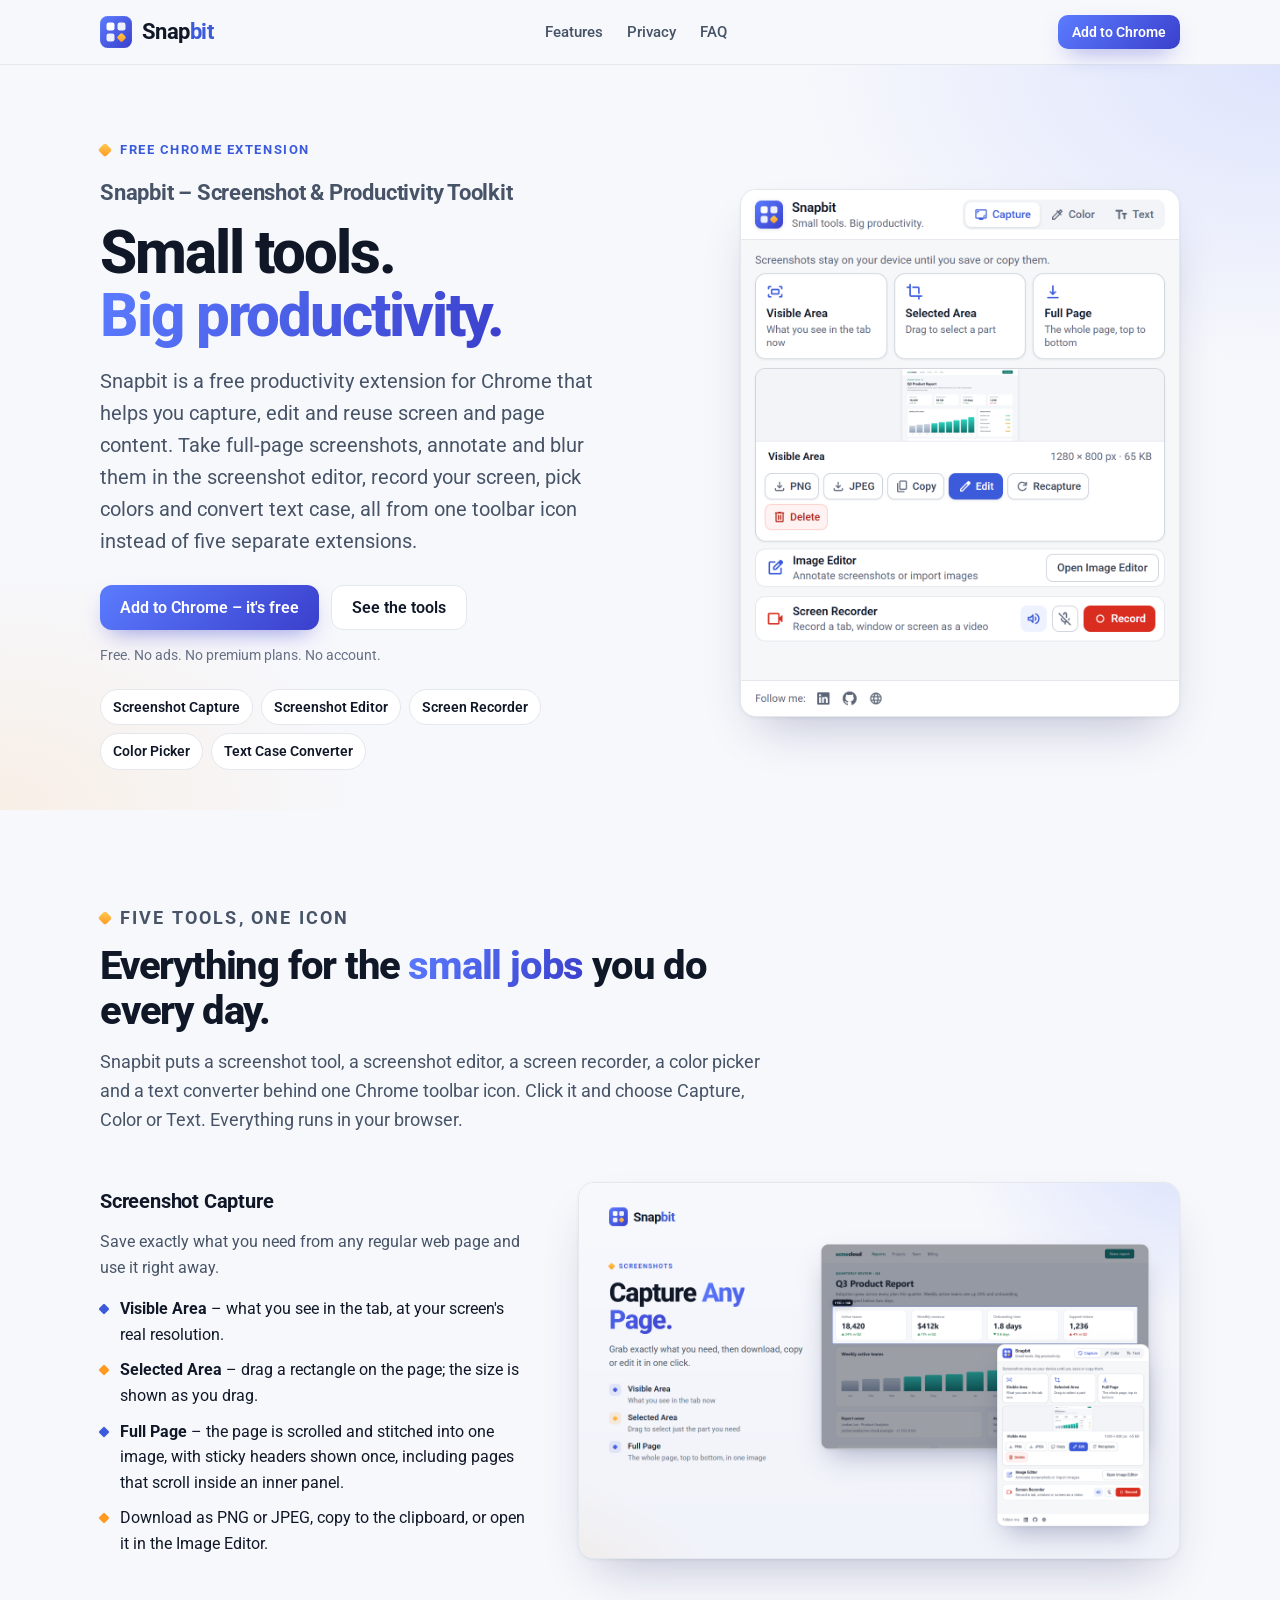
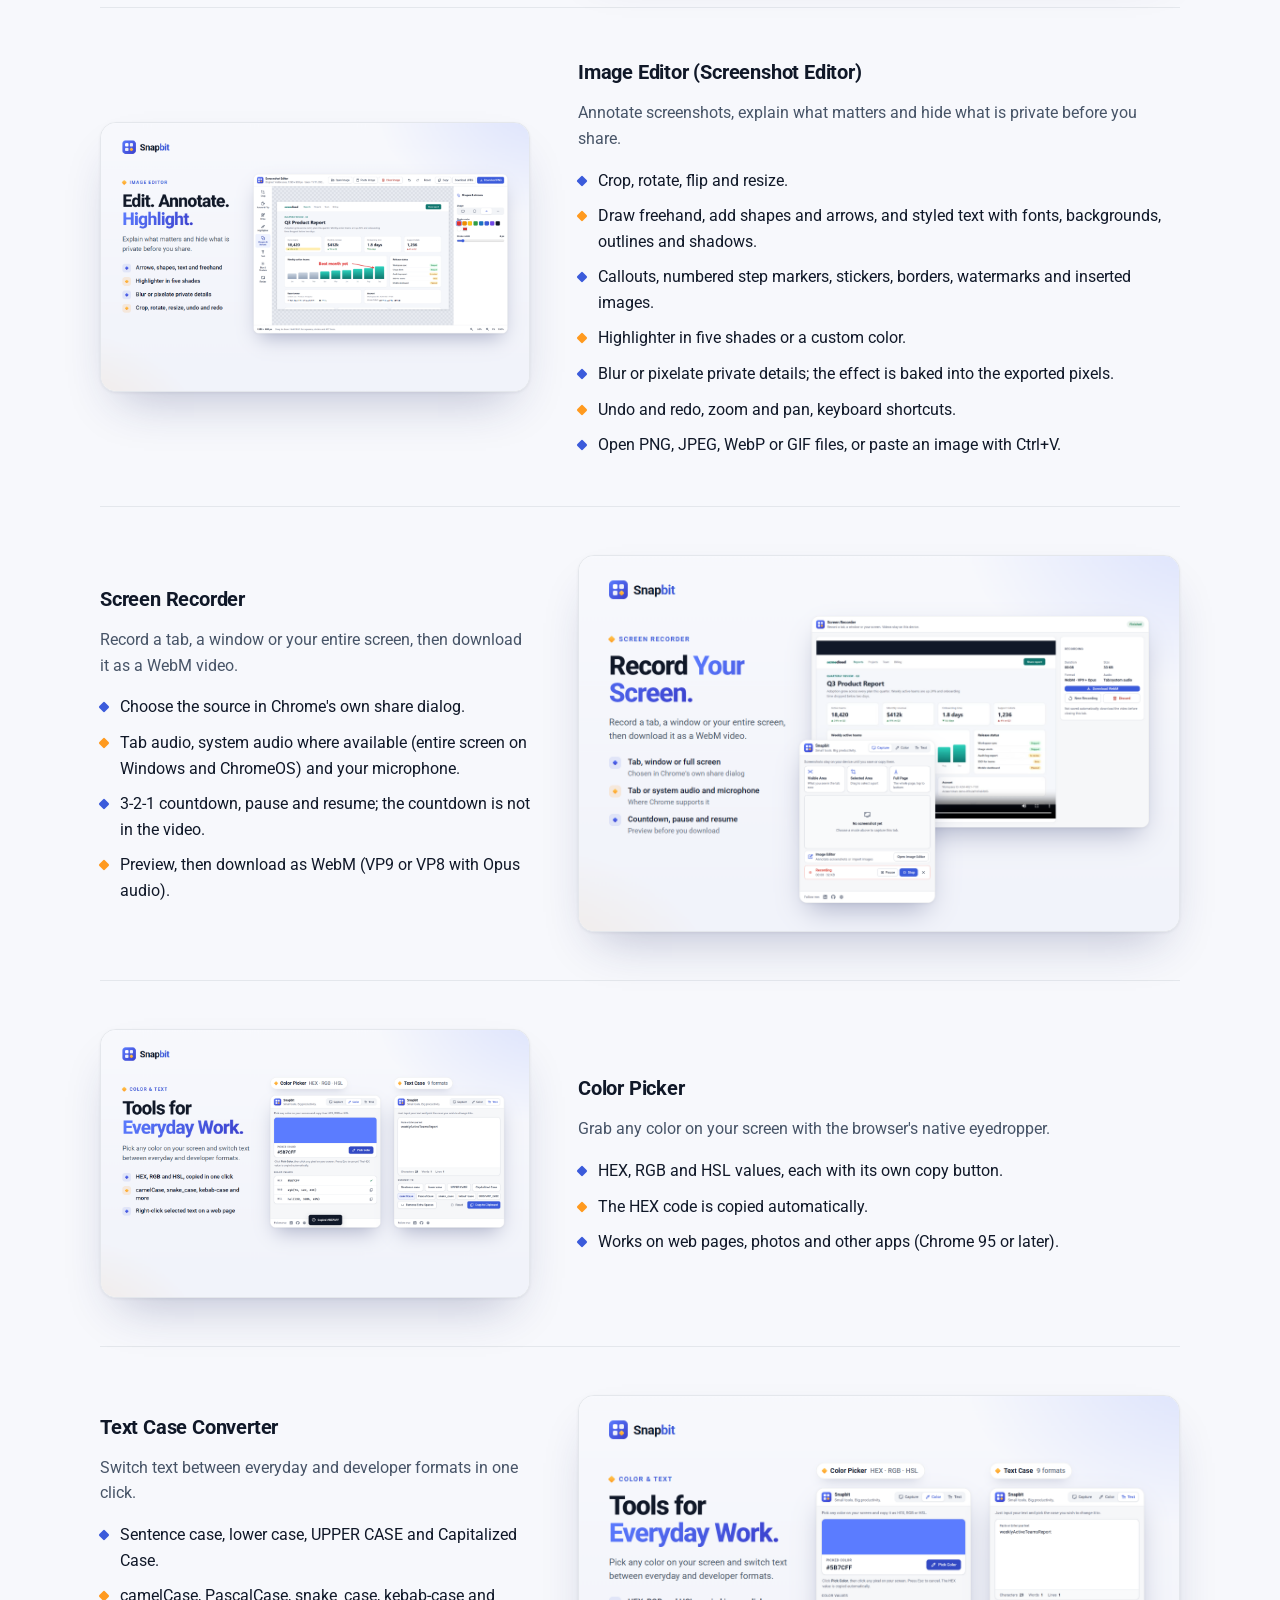
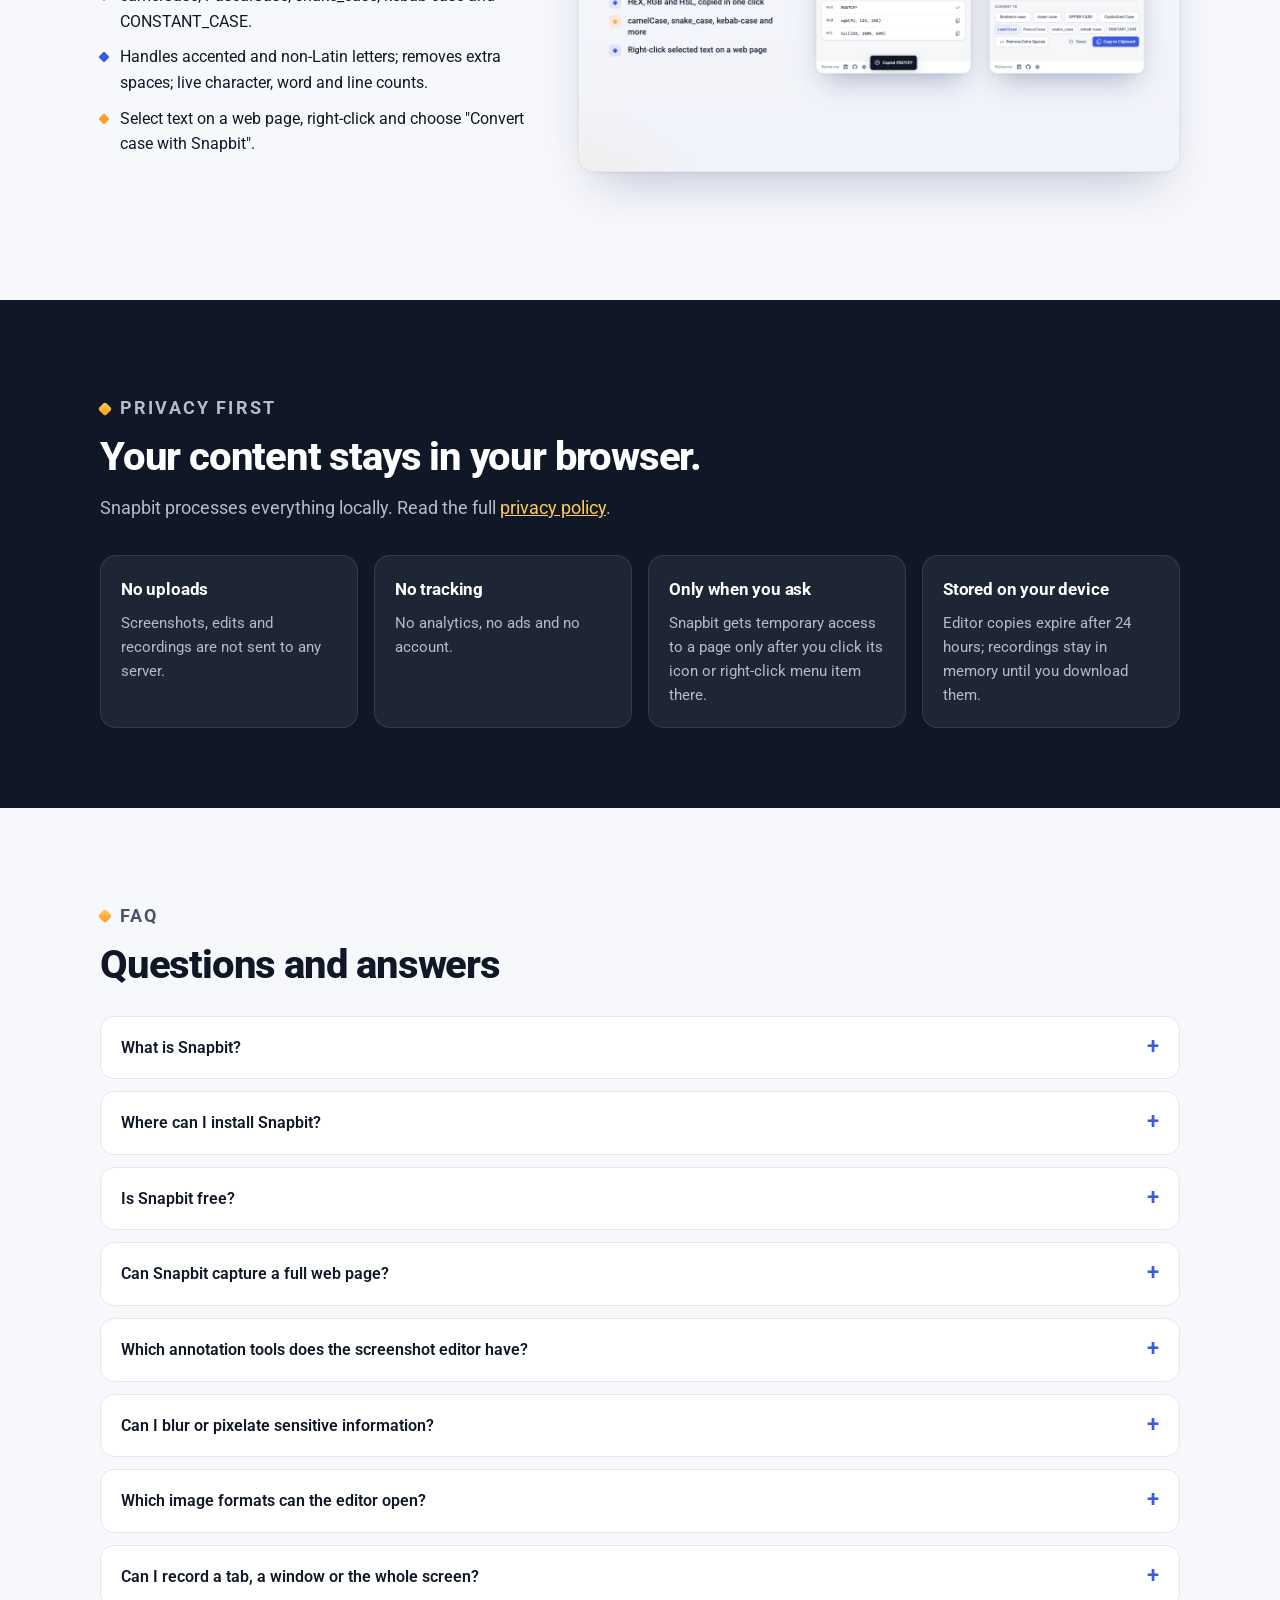
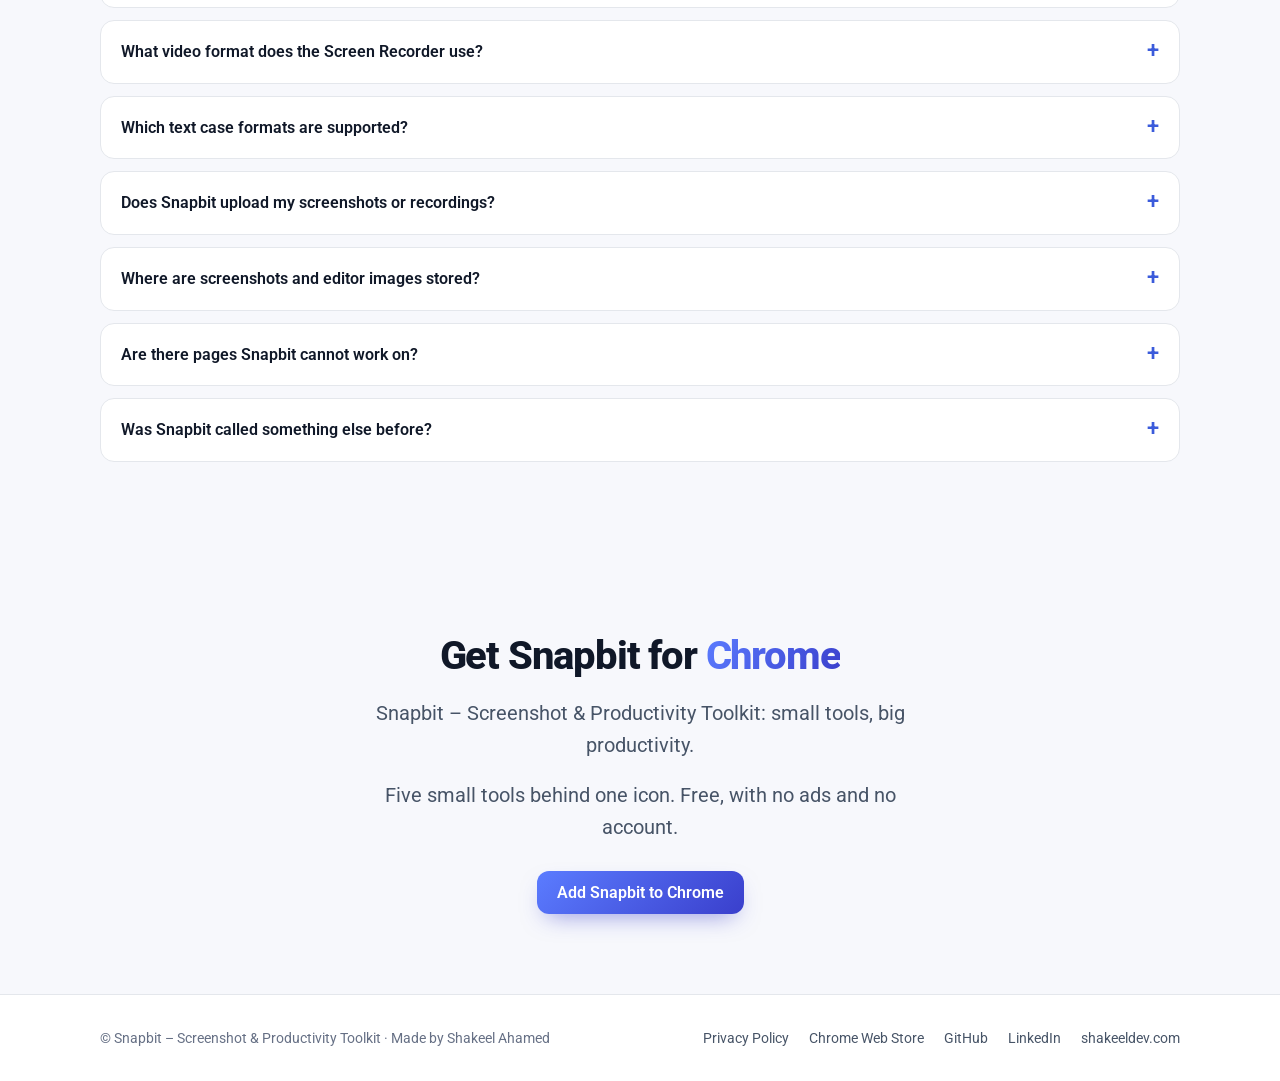
<file: index.html>
<!doctype html>
<html lang="en">
<head>
<meta charset="utf-8">
<meta name="viewport" content="width=device-width, initial-scale=1">
<title>Snapbit – Screenshot &amp; Productivity Toolkit | Free Chrome Extension</title>
<meta name="description" content="Snapbit – Screenshot &amp; Productivity Toolkit is a free Chrome extension for full-page screenshots, a screenshot editor, screen recording, a color picker and text case conversion.">
<link rel="canonical" href="https://sakmbd.github.io/snapbit-site/">
<link rel="icon" href="favicon.svg" type="image/svg+xml">
<link rel="icon" href="favicon-32.png" sizes="32x32" type="image/png">
<link rel="apple-touch-icon" href="apple-touch-icon.png">
<meta name="theme-color" content="#3b5bdb">
<meta property="og:type" content="website">
<meta property="og:site_name" content="Snapbit">
<meta property="og:title" content="Snapbit – Screenshot &amp; Productivity Toolkit">
<meta property="og:description" content="Small tools. Big productivity. Screenshots, a screenshot editor, a screen recorder, a color picker and a text case converter in one free Chrome extension.">
<meta property="og:locale" content="en_US">
<meta property="og:url" content="https://sakmbd.github.io/snapbit-site/">
<meta property="og:image" content="https://sakmbd.github.io/snapbit-site/assets/img/01-snapbit-overview.png">
<meta property="og:image:width" content="1280">
<meta property="og:image:height" content="800">
<meta property="og:image:alt" content="Snapbit popup showing the Capture, Color and Text tools">
<meta name="twitter:card" content="summary_large_image">
<meta name="twitter:title" content="Snapbit – Screenshot &amp; Productivity Toolkit">
<meta name="twitter:description" content="Small tools. Big productivity. Screenshots, a screenshot editor, a screen recorder, a color picker and a text case converter in one free Chrome extension.">
<meta name="twitter:image" content="https://sakmbd.github.io/snapbit-site/assets/img/01-snapbit-overview.png">
<meta name="twitter:image:alt" content="Snapbit popup showing the Capture, Color and Text tools">
<meta name="application-name" content="Snapbit">
<link rel="preload" href="assets/fonts/roboto-latin.woff2" as="font" type="font/woff2" crossorigin>
<link rel="stylesheet" href="assets/site.css">
<script type="application/ld+json">
{
  "@context": "https://schema.org",
  "@graph": [
    {
      "@type": "WebSite",
      "@id": "https://sakmbd.github.io/snapbit-site/#website",
      "name": "Snapbit – Screenshot & Productivity Toolkit",
      "alternateName": "Snapbit",
      "url": "https://sakmbd.github.io/snapbit-site/",
      "inLanguage": "en",
      "description": "Official website of Snapbit – Screenshot & Productivity Toolkit, a free Chrome extension.",
      "publisher": { "@id": "https://sakmbd.github.io/snapbit-site/#author" }
    },
    {
      "@type": "SoftwareApplication",
      "@id": "https://sakmbd.github.io/snapbit-site/#app",
      "name": "Snapbit – Screenshot & Productivity Toolkit",
      "alternateName": ["Snapbit", "Snapbit Chrome Extension"],
      "description": "A free Chrome extension that helps you capture, edit and reuse screen and page content: visible-area, selected-area and full-page screenshots, a screenshot editor with annotation, highlight and blur tools, a screen recorder, a color picker and a text case converter.",
      "applicationCategory": "ProductivityApplication",
      "applicationSubCategory": "Browser extension",
      "operatingSystem": "Chrome",
      "browserRequirements": "Requires Google Chrome",
      "softwareVersion": "1.2.1",
      "url": "https://chromewebstore.google.com/detail/jkehbmbghegdemomfhkcbdddpibnjppe",
      "installUrl": "https://chromewebstore.google.com/detail/jkehbmbghegdemomfhkcbdddpibnjppe",
      "image": "https://sakmbd.github.io/snapbit-site/assets/img/01-snapbit-overview.png",
      "screenshot": "https://sakmbd.github.io/snapbit-site/assets/img/03-image-editor.png",
      "offers": { "@type": "Offer", "price": "0", "priceCurrency": "USD" },
      "isAccessibleForFree": true,
      "mainEntityOfPage": { "@id": "https://sakmbd.github.io/snapbit-site/#website" },
      "author": { "@id": "https://sakmbd.github.io/snapbit-site/#author" }
    },
    {
      "@type": "Person",
      "@id": "https://sakmbd.github.io/snapbit-site/#author",
      "name": "Shakeel Ahamed",
      "url": "https://shakeeldev.com/",
      "sameAs": ["https://github.com/sakmbd", "https://www.linkedin.com/in/sakmbd/"]
    }
  ]
}
</script>
</head>
<body>
<a class="skip" href="#main">Skip to content</a>

<header class="site-header">
  <div class="wrap">
    <a class="brand" href="./" aria-label="Snapbit home">
      <img src="assets/img/snapbit-mark.svg" alt="" width="32" height="32">
      <span class="wordmark">Snap<span>bit</span></span>
    </a>
    <nav class="nav" aria-label="Main">
      <a href="#features">Features</a>
      <a href="#privacy">Privacy</a>
      <a href="#faq">FAQ</a>
    </nav>
    <a class="btn btn-primary btn-small" href="https://chromewebstore.google.com/detail/jkehbmbghegdemomfhkcbdddpibnjppe" rel="noopener" aria-label="Add Snapbit to Chrome from the Chrome Web Store">Add to Chrome</a>
  </div>
</header>

<main id="main">
  <section class="hero" aria-labelledby="hero-title">
    <div class="wrap hero-grid">
      <div>
      <p class="eyebrow"><span class="spark" aria-hidden="true"></span>Free Chrome Extension</p>
      <h1 id="hero-title"><span class="h1-brand">Snapbit – Screenshot &amp; Productivity Toolkit</span>Small tools.<br><em>Big productivity.</em></h1>
      <p class="lead">Snapbit is a free productivity extension for Chrome that helps you capture, edit and reuse screen and page content. Take full-page screenshots, annotate and blur them in the screenshot editor, record your screen, pick colors and convert text case, all from one toolbar icon instead of five separate extensions.</p>
      <div class="cta-row">
        <a class="btn btn-primary" href="https://chromewebstore.google.com/detail/jkehbmbghegdemomfhkcbdddpibnjppe" rel="noopener">Add to Chrome – it's free</a>
        <a class="btn btn-ghost" href="#features">See the tools</a>
      </div>
      <p class="note">Free. No ads. No premium plans. No account.</p>
      <ul class="chips" aria-label="Included tools">
        <li>Screenshot Capture</li><li>Screenshot Editor</li><li>Screen Recorder</li><li>Color Picker</li><li>Text Case Converter</li>
      </ul>
      </div>
      <div class="hero-shot">
        <img src="assets/img/popup-capture.png" width="1000" height="1200" fetchpriority="high" alt="The Snapbit popup: Capture, Color and Text tools, the three screenshot modes, a captured page with PNG, JPEG, Copy and Edit actions, and the Screen Recorder">
      </div>
    </div>
  </section>

  <section id="features" aria-labelledby="features-title">
    <div class="wrap">
      <div class="section-head">
        <p class="eyebrow"><span class="spark" aria-hidden="true"></span>Five tools, one icon</p>
        <h2 id="features-title">Everything for the <em>small jobs</em> you do every day.</h2>
        <p>Snapbit puts a screenshot tool, a screenshot editor, a screen recorder, a color picker and a text converter behind one Chrome toolbar icon. Click it and choose Capture, Color or Text. Everything runs in your browser.</p>
      </div>

      <article class="feature" id="screenshot-capture">
        <div class="copy">
          <h3>Screenshot Capture</h3>
          <p>Save exactly what you need from any regular web page and use it right away.</p>
          <ul>
            <li><span><strong>Visible Area</strong> – what you see in the tab, at your screen's real resolution.</span></li>
            <li><span><strong>Selected Area</strong> – drag a rectangle on the page; the size is shown as you drag.</span></li>
            <li><span><strong>Full Page</strong> – the page is scrolled and stitched into one image, with sticky headers shown once, including pages that scroll inside an inner panel.</span></li>
            <li><span>Download as PNG or JPEG, copy to the clipboard, or open it in the Image Editor.</span></li>
          </ul>
        </div>
        <div class="shot"><img src="assets/img/02-screenshot-capture.png" width="1280" height="800" loading="lazy" alt="Selected Area mode: a rectangle drawn over a dashboard page with its size shown, next to the Snapbit popup with the captured result"></div>
      </article>

      <article class="feature flip" id="image-editor">
        <div class="copy">
          <h3>Image Editor (Screenshot Editor)</h3>
          <p>Annotate screenshots, explain what matters and hide what is private before you share.</p>
          <ul>
            <li><span>Crop, rotate, flip and resize.</span></li>
            <li><span>Draw freehand, add shapes and arrows, and styled text with fonts, backgrounds, outlines and shadows.</span></li>
            <li><span>Callouts, numbered step markers, stickers, borders, watermarks and inserted images.</span></li>
            <li><span>Highlighter in five shades or a custom color.</span></li>
            <li><span>Blur or pixelate private details; the effect is baked into the exported pixels.</span></li>
            <li><span>Undo and redo, zoom and pan, keyboard shortcuts.</span></li>
            <li><span>Open PNG, JPEG, WebP or GIF files, or paste an image with Ctrl+V.</span></li>
          </ul>
        </div>
        <div class="shot"><img src="assets/img/03-image-editor.png" width="1280" height="800" loading="lazy" alt="Snapbit Image Editor with a highlighted figure, a red arrow and text label, and a pixelated email address"></div>
      </article>

      <article class="feature" id="screen-recorder">
        <div class="copy">
          <h3>Screen Recorder</h3>
          <p>Record a tab, a window or your entire screen, then download it as a WebM video.</p>
          <ul>
            <li><span>Choose the source in Chrome's own share dialog.</span></li>
            <li><span>Tab audio, system audio where available (entire screen on Windows and ChromeOS) and your microphone.</span></li>
            <li><span>3-2-1 countdown, pause and resume; the countdown is not in the video.</span></li>
            <li><span>Preview, then download as WebM (VP9 or VP8 with Opus audio).</span></li>
          </ul>
        </div>
        <div class="shot"><img src="assets/img/04-screen-recorder.png" width="1280" height="800" loading="lazy" alt="Snapbit Screen Recorder preview with duration, size and format, next to the popup showing a recording in progress with Pause and Stop"></div>
      </article>

      <article class="feature flip" id="color-picker">
        <div class="copy">
          <h3>Color Picker</h3>
          <p>Grab any color on your screen with the browser's native eyedropper.</p>
          <ul>
            <li><span>HEX, RGB and HSL values, each with its own copy button.</span></li>
            <li><span>The HEX code is copied automatically.</span></li>
            <li><span>Works on web pages, photos and other apps (Chrome 95 or later).</span></li>
          </ul>
        </div>
        <div class="shot"><img src="assets/img/05-everyday-tools.png" width="1280" height="800" loading="lazy" alt="Snapbit Color Picker showing a picked color as HEX, RGB and HSL, next to the Text Case Converter"></div>
      </article>

      <article class="feature" id="text-case-converter">
        <div class="copy">
          <h3>Text Case Converter</h3>
          <p>Switch text between everyday and developer formats in one click.</p>
          <ul>
            <li><span>Sentence case, lower case, UPPER CASE and Capitalized Case.</span></li>
            <li><span>camelCase, PascalCase, snake_case, kebab-case and CONSTANT_CASE.</span></li>
            <li><span>Handles accented and non-Latin letters; removes extra spaces; live character, word and line counts.</span></li>
            <li><span>Select text on a web page, right-click and choose "Convert case with Snapbit".</span></li>
          </ul>
        </div>
        <div class="shot"><img src="assets/img/05-everyday-tools.png" width="1280" height="800" loading="lazy" alt="Snapbit Text Case Converter with text converted to camelCase and all nine case formats"></div>
      </article>
    </div>
  </section>

  <section class="privacy" id="privacy" aria-labelledby="privacy-title">
    <div class="wrap">
      <div class="section-head">
        <p class="eyebrow"><span class="spark" aria-hidden="true"></span>Privacy first</p>
        <h2 id="privacy-title">Your content stays in your browser.</h2>
        <p>Snapbit processes everything locally. Read the full <a href="privacy-policy/">privacy policy</a>.</p>
      </div>
      <div class="privacy-grid">
        <div class="privacy-card"><h3>No uploads</h3><p>Screenshots, edits and recordings are not sent to any server.</p></div>
        <div class="privacy-card"><h3>No tracking</h3><p>No analytics, no ads and no account.</p></div>
        <div class="privacy-card"><h3>Only when you ask</h3><p>Snapbit gets temporary access to a page only after you click its icon or right-click menu item there.</p></div>
        <div class="privacy-card"><h3>Stored on your device</h3><p>Editor copies expire after 24 hours; recordings stay in memory until you download them.</p></div>
      </div>
    </div>
  </section>

  <section id="faq" aria-labelledby="faq-title">
    <div class="wrap">
      <div class="section-head">
        <p class="eyebrow"><span class="spark" aria-hidden="true"></span>FAQ</p>
        <h2 id="faq-title">Questions and answers</h2>
      </div>
      <div class="faq">
        <details><summary>What is Snapbit?</summary><p>Snapbit – Screenshot &amp; Productivity Toolkit is a free Chrome extension that helps you capture and reuse screen and page content. It combines Screenshot Capture, an Image Editor, a Screen Recorder, a Color Picker and a Text Case Converter in one toolbar icon.</p></details>
        <details><summary>Where can I install Snapbit?</summary><p>Snapbit is available for Google Chrome from the <a href="https://chromewebstore.google.com/detail/jkehbmbghegdemomfhkcbdddpibnjppe" rel="noopener">Snapbit page on the Chrome Web Store</a>.</p></details>
        <details><summary>Is Snapbit free?</summary><p>Yes. Snapbit is free, with no premium plan, no locked features, no watermarks, no ads and no account.</p></details>
        <details><summary>Can Snapbit capture a full web page?</summary><p>Yes. Full Page mode scrolls the page and stitches it into one image. It also works on pages that scroll inside an inner panel. Captures stop at 30,000 pixels in height.</p></details>
        <details><summary>Which annotation tools does the screenshot editor have?</summary><p>Crop, rotate, flip and resize; freehand drawing, shapes and arrows; a highlighter; styled text; callouts; numbered step markers; stickers; a border; a watermark; inserted images; and blur or pixelate.</p></details>
        <details><summary>Can I blur or pixelate sensitive information?</summary><p>Yes. The Image Editor's Blur &amp; Pixelate tool hides passwords, emails and other details, and the effect is applied to the exported pixels.</p></details>
        <details><summary>Which image formats can the editor open?</summary><p>PNG, JPEG, WebP and GIF (a GIF opens as its first frame), up to 100 MB and 60 megapixels. You can also paste an image with Ctrl+V.</p></details>
        <details><summary>Can I record a tab, a window or the whole screen?</summary><p>Yes. Chrome's share dialog lets you choose a tab, a window or the entire screen. Tab audio is available for tabs, system audio for an entire screen on Windows and ChromeOS, and the microphone is optional.</p></details>
        <details><summary>What video format does the Screen Recorder use?</summary><p>WebM (VP9 or VP8 video with Opus audio). There is no MP4 export.</p></details>
        <details><summary>Which text case formats are supported?</summary><p>Sentence case, lower case, UPPER CASE, Capitalized Case, camelCase, PascalCase, snake_case, kebab-case and CONSTANT_CASE.</p></details>
        <details><summary>Does Snapbit upload my screenshots or recordings?</summary><p>No. Screenshots, edited images and recordings are processed in your browser. Snapbit has no analytics, tracking or advertising code.</p></details>
        <details><summary>Where are screenshots and editor images stored?</summary><p>Locally, in the extension's own storage in your Chrome profile. Editor copies expire after 24 hours and Clear Image deletes one immediately. Recordings stay in memory until you download them.</p></details>
        <details><summary>Are there pages Snapbit cannot work on?</summary><p>Yes. Extensions cannot run on built-in Chrome pages or the Chrome Web Store, so some tools are limited there.</p></details>
        <details><summary>Was Snapbit called something else before?</summary><p>Yes. Snapbit was previously called Convert 2 Case, and its text case converter is still included.</p></details>
      </div>
    </div>
  </section>

  <section class="final-cta" aria-labelledby="cta-title">
    <div class="wrap">
      <h2 id="cta-title">Get Snapbit for <em>Chrome</em></h2>
      <p class="lead" style="margin-left:auto;margin-right:auto">Snapbit – Screenshot &amp; Productivity Toolkit: small tools, big productivity.</p>
      <p class="lead" style="margin-left:auto;margin-right:auto">Five small tools behind one icon. Free, with no ads and no account.</p>
      <div class="cta-row">
        <a class="btn btn-primary" href="https://chromewebstore.google.com/detail/jkehbmbghegdemomfhkcbdddpibnjppe" rel="noopener">Add Snapbit to Chrome</a>
      </div>
    </div>
  </section>
</main>

<footer class="site-footer">
  <div class="wrap">
    <p style="margin:0">© Snapbit – Screenshot &amp; Productivity Toolkit · Made by Shakeel Ahamed</p>
    <ul class="footer-links">
      <li><a href="privacy-policy/">Privacy Policy</a></li>
      <li><a href="https://chromewebstore.google.com/detail/jkehbmbghegdemomfhkcbdddpibnjppe" rel="noopener">Chrome Web Store</a></li>
      <li><a href="https://github.com/sakmbd" rel="noopener me">GitHub</a></li>
      <li><a href="https://www.linkedin.com/in/sakmbd/" rel="noopener me">LinkedIn</a></li>
      <li><a href="https://shakeeldev.com/" rel="noopener me">shakeeldev.com</a></li>
    </ul>
  </div>
</footer>
</body>
</html>
</file>
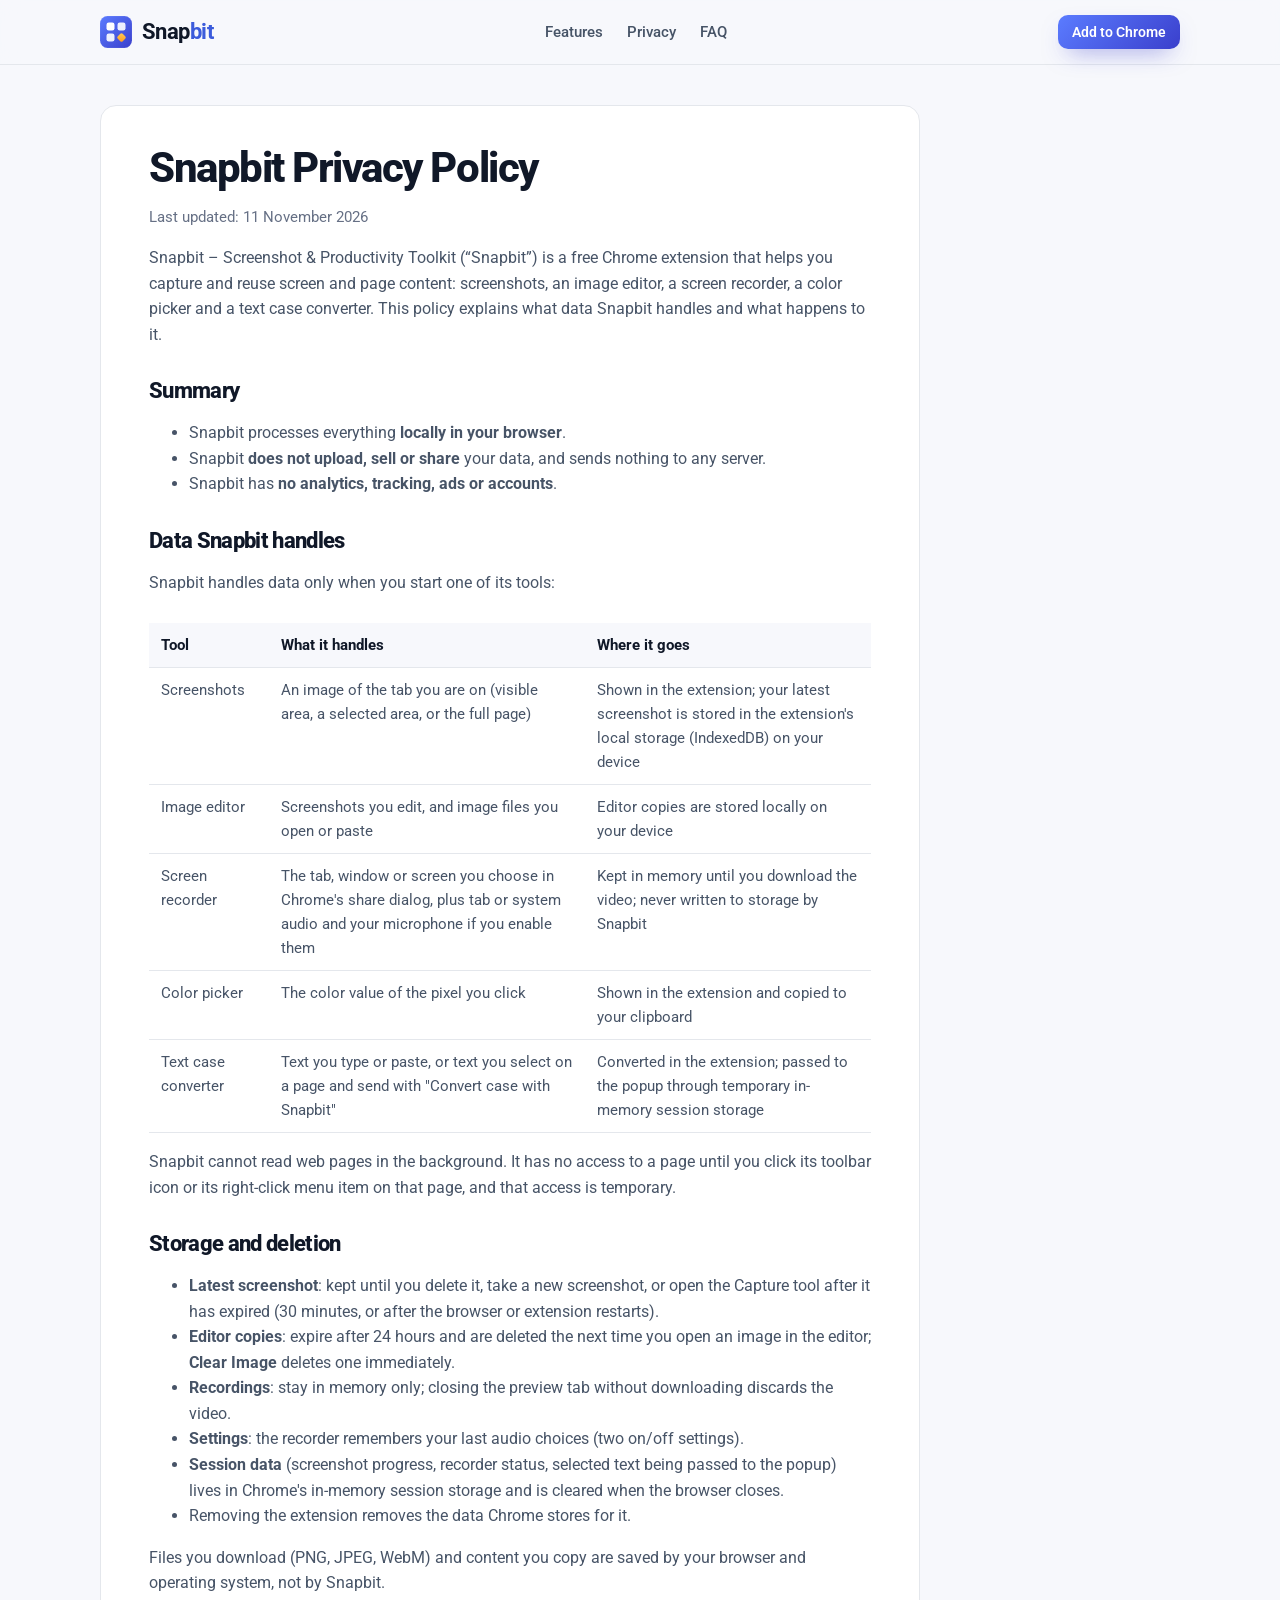
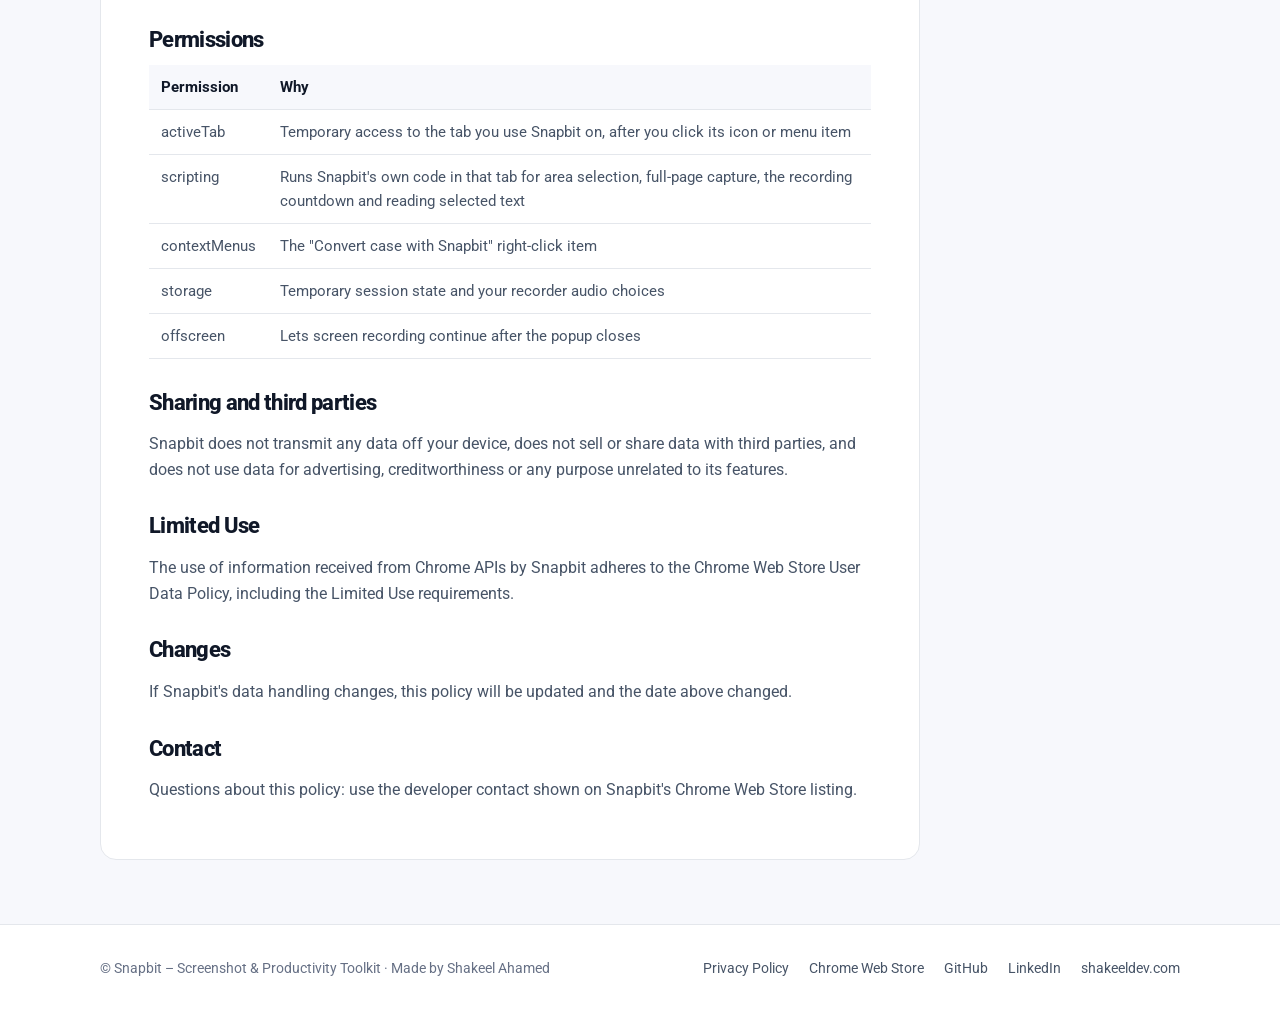
<file: privacy-policy/index.html>
<!doctype html>
<html lang="en">
<head>
<meta charset="utf-8">
<meta name="viewport" content="width=device-width, initial-scale=1">
<title>Privacy Policy | Snapbit – Screenshot &amp; Productivity Toolkit</title>
<meta name="description" content="How the Snapbit Chrome extension handles data: everything is processed locally in your browser, nothing is uploaded, and there are no analytics, ads or accounts.">
<link rel="canonical" href="https://sakmbd.github.io/snapbit-site/privacy-policy/">
<link rel="icon" href="../favicon.svg" type="image/svg+xml">
<link rel="icon" href="../favicon-32.png" sizes="32x32" type="image/png">
<link rel="apple-touch-icon" href="../apple-touch-icon.png">
<meta name="theme-color" content="#3b5bdb">
<meta property="og:type" content="article">
<meta property="og:site_name" content="Snapbit">
<meta property="og:title" content="Privacy Policy | Snapbit – Screenshot &amp; Productivity Toolkit">
<meta property="og:locale" content="en_US">
<meta property="og:description" content="Snapbit processes everything locally in your browser. It does not upload, sell or share your data.">
<meta property="og:url" content="https://sakmbd.github.io/snapbit-site/privacy-policy/">
<meta property="og:image" content="https://sakmbd.github.io/snapbit-site/assets/img/01-snapbit-overview.png">
<meta property="og:image:width" content="1280">
<meta property="og:image:height" content="800">
<meta property="og:image:alt" content="Snapbit popup showing the Capture, Color and Text tools">
<meta name="twitter:card" content="summary_large_image">
<meta name="twitter:title" content="Privacy Policy | Snapbit – Screenshot &amp; Productivity Toolkit">
<meta name="twitter:description" content="Snapbit processes everything locally in your browser. It does not upload, sell or share your data.">
<meta name="twitter:image" content="https://sakmbd.github.io/snapbit-site/assets/img/01-snapbit-overview.png">
<meta name="twitter:image:alt" content="Snapbit popup showing the Capture, Color and Text tools">
<meta name="application-name" content="Snapbit">
<link rel="stylesheet" href="../assets/site.css">
</head>
<body>
<a class="skip" href="#main">Skip to content</a>

<header class="site-header">
  <div class="wrap">
    <a class="brand" href="../" aria-label="Snapbit home">
      <img src="../assets/img/snapbit-mark.svg" alt="" width="32" height="32">
      <span class="wordmark">Snap<span>bit</span></span>
    </a>
    <nav class="nav" aria-label="Main">
      <a href="../#features">Features</a>
      <a href="../#privacy">Privacy</a>
      <a href="../#faq">FAQ</a>
    </nav>
    <a class="btn btn-primary btn-small" href="https://chromewebstore.google.com/detail/jkehbmbghegdemomfhkcbdddpibnjppe" rel="noopener" aria-label="Add Snapbit to Chrome from the Chrome Web Store">Add to Chrome</a>
  </div>
</header>

<main id="main" class="policy">
  <div class="wrap">
    <article>
      <h1>Snapbit Privacy Policy</h1>
      <p class="updated">Last updated: 11 November 2026</p>

      <p>Snapbit – Screenshot &amp; Productivity Toolkit (“Snapbit”) is a free Chrome extension that helps you capture and reuse screen and page content: screenshots, an image editor, a screen recorder, a color picker and a text case converter. This policy explains what data Snapbit handles and what happens to it.</p>

      <h2>Summary</h2>
      <ul>
        <li>Snapbit processes everything <strong>locally in your browser</strong>.</li>
        <li>Snapbit <strong>does not upload, sell or share</strong> your data, and sends nothing to any server.</li>
        <li>Snapbit has <strong>no analytics, tracking, ads or accounts</strong>.</li>
      </ul>

      <h2>Data Snapbit handles</h2>
      <p>Snapbit handles data only when you start one of its tools:</p>
      <div class="table-scroll">
        <table>
          <thead><tr><th scope="col">Tool</th><th scope="col">What it handles</th><th scope="col">Where it goes</th></tr></thead>
          <tbody>
            <tr><td>Screenshots</td><td>An image of the tab you are on (visible area, a selected area, or the full page)</td><td>Shown in the extension; your latest screenshot is stored in the extension's local storage (IndexedDB) on your device</td></tr>
            <tr><td>Image editor</td><td>Screenshots you edit, and image files you open or paste</td><td>Editor copies are stored locally on your device</td></tr>
            <tr><td>Screen recorder</td><td>The tab, window or screen you choose in Chrome's share dialog, plus tab or system audio and your microphone if you enable them</td><td>Kept in memory until you download the video; never written to storage by Snapbit</td></tr>
            <tr><td>Color picker</td><td>The color value of the pixel you click</td><td>Shown in the extension and copied to your clipboard</td></tr>
            <tr><td>Text case converter</td><td>Text you type or paste, or text you select on a page and send with "Convert case with Snapbit"</td><td>Converted in the extension; passed to the popup through temporary in-memory session storage</td></tr>
          </tbody>
        </table>
      </div>
      <p>Snapbit cannot read web pages in the background. It has no access to a page until you click its toolbar icon or its right-click menu item on that page, and that access is temporary.</p>

      <h2>Storage and deletion</h2>
      <ul>
        <li><strong>Latest screenshot</strong>: kept until you delete it, take a new screenshot, or open the Capture tool after it has expired (30 minutes, or after the browser or extension restarts).</li>
        <li><strong>Editor copies</strong>: expire after 24 hours and are deleted the next time you open an image in the editor; <strong>Clear Image</strong> deletes one immediately.</li>
        <li><strong>Recordings</strong>: stay in memory only; closing the preview tab without downloading discards the video.</li>
        <li><strong>Settings</strong>: the recorder remembers your last audio choices (two on/off settings).</li>
        <li><strong>Session data</strong> (screenshot progress, recorder status, selected text being passed to the popup) lives in Chrome's in-memory session storage and is cleared when the browser closes.</li>
        <li>Removing the extension removes the data Chrome stores for it.</li>
      </ul>
      <p>Files you download (PNG, JPEG, WebM) and content you copy are saved by your browser and operating system, not by Snapbit.</p>

      <h2>Permissions</h2>
      <div class="table-scroll">
        <table>
          <thead><tr><th scope="col">Permission</th><th scope="col">Why</th></tr></thead>
          <tbody>
            <tr><td>activeTab</td><td>Temporary access to the tab you use Snapbit on, after you click its icon or menu item</td></tr>
            <tr><td>scripting</td><td>Runs Snapbit's own code in that tab for area selection, full-page capture, the recording countdown and reading selected text</td></tr>
            <tr><td>contextMenus</td><td>The "Convert case with Snapbit" right-click item</td></tr>
            <tr><td>storage</td><td>Temporary session state and your recorder audio choices</td></tr>
            <tr><td>offscreen</td><td>Lets screen recording continue after the popup closes</td></tr>
          </tbody>
        </table>
      </div>

      <h2>Sharing and third parties</h2>
      <p>Snapbit does not transmit any data off your device, does not sell or share data with third parties, and does not use data for advertising, creditworthiness or any purpose unrelated to its features.</p>

      <h2>Limited Use</h2>
      <p>The use of information received from Chrome APIs by Snapbit adheres to the Chrome Web Store User Data Policy, including the Limited Use requirements.</p>

      <h2>Changes</h2>
      <p>If Snapbit's data handling changes, this policy will be updated and the date above changed.</p>

      <h2>Contact</h2>
      <p>Questions about this policy: use the developer contact shown on Snapbit's Chrome Web Store listing.</p>
    </article>
  </div>
</main>

<footer class="site-footer">
  <div class="wrap">
    <p style="margin:0">© Snapbit – Screenshot &amp; Productivity Toolkit · Made by Shakeel Ahamed</p>
    <ul class="footer-links">
      <li><a href="./" aria-current="page">Privacy Policy</a></li>
      <li><a href="https://chromewebstore.google.com/detail/jkehbmbghegdemomfhkcbdddpibnjppe" rel="noopener">Chrome Web Store</a></li>
      <li><a href="https://github.com/sakmbd" rel="noopener me">GitHub</a></li>
      <li><a href="https://www.linkedin.com/in/sakmbd/" rel="noopener me">LinkedIn</a></li>
      <li><a href="https://shakeeldev.com/" rel="noopener me">shakeeldev.com</a></li>
    </ul>
  </div>
</footer>
</body>
</html>
</file>
<file: assets/site.css>
@font-face {
  font-family: 'Roboto';
  font-style: normal;
  font-weight: 100 900;
  font-display: swap;
  src: url('fonts/roboto-latin.woff2') format('woff2');
}

:root {
  --ink: #101828;
  --muted: #475467;
  --soft: #667085;
  --line: #e4e7ec;
  --bg: #f7f8fc;
  --card: #ffffff;
  --indigo: #3b5bdb;
  --indigo-1: #5b7cff;
  --indigo-2: #3a3fcc;
  --amber-1: #ffcb57;
  --amber-2: #ff9a1f;
  --radius: 16px;
  --shadow: 0 1px 3px rgba(16, 24, 40, 0.06), 0 24px 48px -20px rgba(30, 41, 99, 0.3);
  --wrap: 1120px;
}

* { box-sizing: border-box; }
html { scroll-behavior: smooth; }
body {
  margin: 0;
  font-family: Roboto, 'Segoe UI', system-ui, -apple-system, sans-serif;
  color: var(--ink);
  background: var(--bg);
  line-height: 1.6;
  -webkit-font-smoothing: antialiased;
}
img { max-width: 100%; height: auto; display: block; }
a { color: var(--indigo); }
a:focus-visible, button:focus-visible, summary:focus-visible { outline: 3px solid var(--amber-2); outline-offset: 3px; border-radius: 6px; }

.wrap { width: 100%; max-width: var(--wrap); margin: 0 auto; padding: 0 20px; }
.skip { position: absolute; left: -999px; top: 8px; background: var(--ink); color: #fff; padding: 8px 14px; border-radius: 8px; z-index: 10; }
.skip:focus { left: 12px; }

/* Header */
.site-header { position: sticky; top: 0; z-index: 5; background: rgba(247, 248, 252, 0.9); backdrop-filter: blur(10px); border-bottom: 1px solid var(--line); }
.site-header .wrap { display: flex; align-items: center; justify-content: space-between; height: 64px; gap: 16px; }
.brand { display: inline-flex; align-items: center; gap: 10px; text-decoration: none; color: var(--ink); }
.brand img { width: 32px; height: 32px; }
.wordmark { font-size: 22px; font-weight: 700; letter-spacing: -0.025em; }
.wordmark span { color: var(--indigo); }
.nav { display: none; gap: 24px; }
.nav a { color: var(--muted); text-decoration: none; font-weight: 500; font-size: 15px; }
.nav a:hover { color: var(--ink); }

.btn { display: inline-flex; align-items: center; justify-content: center; gap: 8px; padding: 12px 20px; border-radius: 12px; font-weight: 600; font-size: 16px; text-decoration: none; line-height: 1.2; }
.btn-primary { background: linear-gradient(135deg, var(--indigo-1), var(--indigo-2)); color: #fff; box-shadow: 0 10px 24px -10px rgba(58, 63, 204, 0.6); }
.btn-primary:hover { filter: brightness(1.06); }
.btn-ghost { color: var(--ink); background: #fff; border: 1px solid var(--line); }
.btn-small { padding: 9px 14px; font-size: 14px; border-radius: 10px; }

/* Hero */
.hero { padding: 48px 0 32px; background:
  radial-gradient(800px 500px at 100% 0%, rgba(91, 124, 255, 0.16), transparent 60%),
  radial-gradient(600px 400px at 0% 100%, rgba(255, 154, 31, 0.1), transparent 60%); }
.eyebrow { display: inline-flex; align-items: center; gap: 10px; font-size: 13px; font-weight: 700; letter-spacing: 0.12em; text-transform: uppercase; color: var(--indigo); margin: 0; }
.spark { width: 10px; height: 10px; transform: rotate(45deg); border-radius: 2px; background: linear-gradient(135deg, var(--amber-1), var(--amber-2)); flex: none; }
h1 { font-size: clamp(36px, 7vw, 60px); line-height: 1.05; letter-spacing: -0.035em; font-weight: 800; margin: 16px 0 0; }
h1 em, h2 em { font-style: normal; background: linear-gradient(120deg, var(--indigo-1), var(--indigo-2)); -webkit-background-clip: text; background-clip: text; color: transparent; }
.lead { font-size: clamp(17px, 2.2vw, 20px); color: var(--muted); max-width: 560px; margin: 18px 0 0; }
.cta-row { display: flex; flex-wrap: wrap; gap: 12px; margin-top: 28px; }
.note { font-size: 14px; color: var(--soft); margin-top: 14px; }
.hero-grid { display: grid; gap: 40px; align-items: center; }
.hero-shot { max-width: 460px; width: 100%; margin: 0 auto; border-radius: var(--radius); overflow: hidden; box-shadow: var(--shadow); border: 1px solid var(--line); background: #fff; }

.chips { display: flex; flex-wrap: wrap; gap: 8px; margin: 22px 0 0; padding: 0; list-style: none; }
.chips li { font-size: 14px; font-weight: 600; background: #fff; border: 1px solid var(--line); border-radius: 999px; padding: 6px 12px; }

/* Sections */
section { padding: 56px 0; }
.section-head { max-width: 680px; }
h2 { font-size: clamp(28px, 4.5vw, 40px); line-height: 1.12; letter-spacing: -0.03em; font-weight: 800; margin: 12px 0 0; }
h3 { font-size: 20px; letter-spacing: -0.01em; margin: 0; }
.section-head p { color: var(--muted); font-size: 18px; margin: 14px 0 0; }

.feature { display: grid; gap: 28px; align-items: center; padding: 36px 0; border-top: 1px solid var(--line); }
.feature:first-of-type { border-top: 0; }
.feature .copy p { color: var(--muted); margin: 12px 0 0; }
.feature ul { margin: 16px 0 0; padding: 0; list-style: none; display: grid; gap: 10px; }
.feature li { display: flex; gap: 12px; align-items: flex-start; }
.feature li::before { content: ''; flex: none; width: 8px; height: 8px; margin-top: 9px; transform: rotate(45deg); border-radius: 1.5px; background: var(--indigo); }
.feature li:nth-child(even)::before { background: var(--amber-2); }
.shot { border-radius: var(--radius); overflow: hidden; box-shadow: var(--shadow); border: 1px solid var(--line); background: #fff; }

.privacy { background: var(--ink); color: #e4e7ec; }
.privacy h2 { color: #fff; }
.privacy .section-head p { color: #b4bccc; }
.privacy-grid { display: grid; gap: 16px; margin-top: 32px; }
.privacy-card { background: rgba(255, 255, 255, 0.06); border: 1px solid rgba(255, 255, 255, 0.1); border-radius: var(--radius); padding: 20px; }
.privacy-card h3 { color: #fff; font-size: 17px; }
.privacy-card p { margin: 8px 0 0; color: #b4bccc; font-size: 15px; }
.privacy a { color: var(--amber-1); }

.faq { display: grid; gap: 12px; margin-top: 28px; }
.faq details { background: var(--card); border: 1px solid var(--line); border-radius: 14px; padding: 4px 20px; }
.faq summary { cursor: pointer; font-weight: 600; padding: 14px 0; list-style: none; display: flex; justify-content: space-between; gap: 16px; }
.faq summary::-webkit-details-marker { display: none; }
.faq summary::after { content: '+'; color: var(--indigo); font-size: 22px; line-height: 1; }
.faq details[open] summary::after { content: '–'; }
.faq details p { margin: 0 0 16px; color: var(--muted); }

.final-cta { text-align: center; }
.final-cta .cta-row { justify-content: center; }

/* Footer */
.site-footer { border-top: 1px solid var(--line); padding: 32px 0; background: #fff; font-size: 14px; color: var(--soft); }
.site-footer .wrap { display: grid; gap: 16px; }
.footer-links { display: flex; flex-wrap: wrap; gap: 8px 20px; margin: 0; padding: 0; list-style: none; }
.footer-links a { color: var(--muted); text-decoration: none; }
.footer-links a:hover { color: var(--ink); text-decoration: underline; }

/* Policy page */
.policy { padding: 40px 0 64px; }
.policy article { background: #fff; border: 1px solid var(--line); border-radius: var(--radius); padding: 24px; max-width: 820px; }
.h1-brand { display: block; font-size: clamp(18px, 2.6vw, 22px); line-height: 1.3; letter-spacing: -0.01em; font-weight: 700; color: var(--muted); margin-bottom: 14px; }
.policy h1 { font-size: clamp(30px, 5vw, 42px); margin-top: 0; }
.policy h2 { font-size: 22px; margin-top: 32px; }
.policy p, .policy li { color: var(--muted); }
.policy .updated { color: var(--soft); font-size: 15px; }
.table-scroll { overflow-x: auto; }
.policy table { border-collapse: collapse; width: 100%; min-width: 520px; font-size: 15px; margin-top: 12px; }
.policy th, .policy td { text-align: left; vertical-align: top; padding: 10px 12px; border-bottom: 1px solid var(--line); }
.policy th { color: var(--ink); background: var(--bg); }
.policy td { color: var(--muted); }

@media (min-width: 760px) {
  .nav { display: flex; }
  .hero { padding: 72px 0 40px; }
  .hero-grid { grid-template-columns: 1fr 1fr; gap: 56px; }
  .hero-shot { max-width: 440px; margin: 0 0 0 auto; }
  .feature { grid-template-columns: 5fr 7fr; gap: 48px; padding: 48px 0; }
  .feature.flip .copy { order: 2; }
  .privacy-grid { grid-template-columns: repeat(2, 1fr); }
  .site-footer .wrap { grid-template-columns: 1fr auto; align-items: center; }
  .policy article { padding: 40px 48px; }
  section { padding: 80px 0; }
}
@media (min-width: 1024px) {
  .privacy-grid { grid-template-columns: repeat(4, 1fr); }
}
@media (prefers-reduced-motion: reduce) { html { scroll-behavior: auto; } }
</file>
